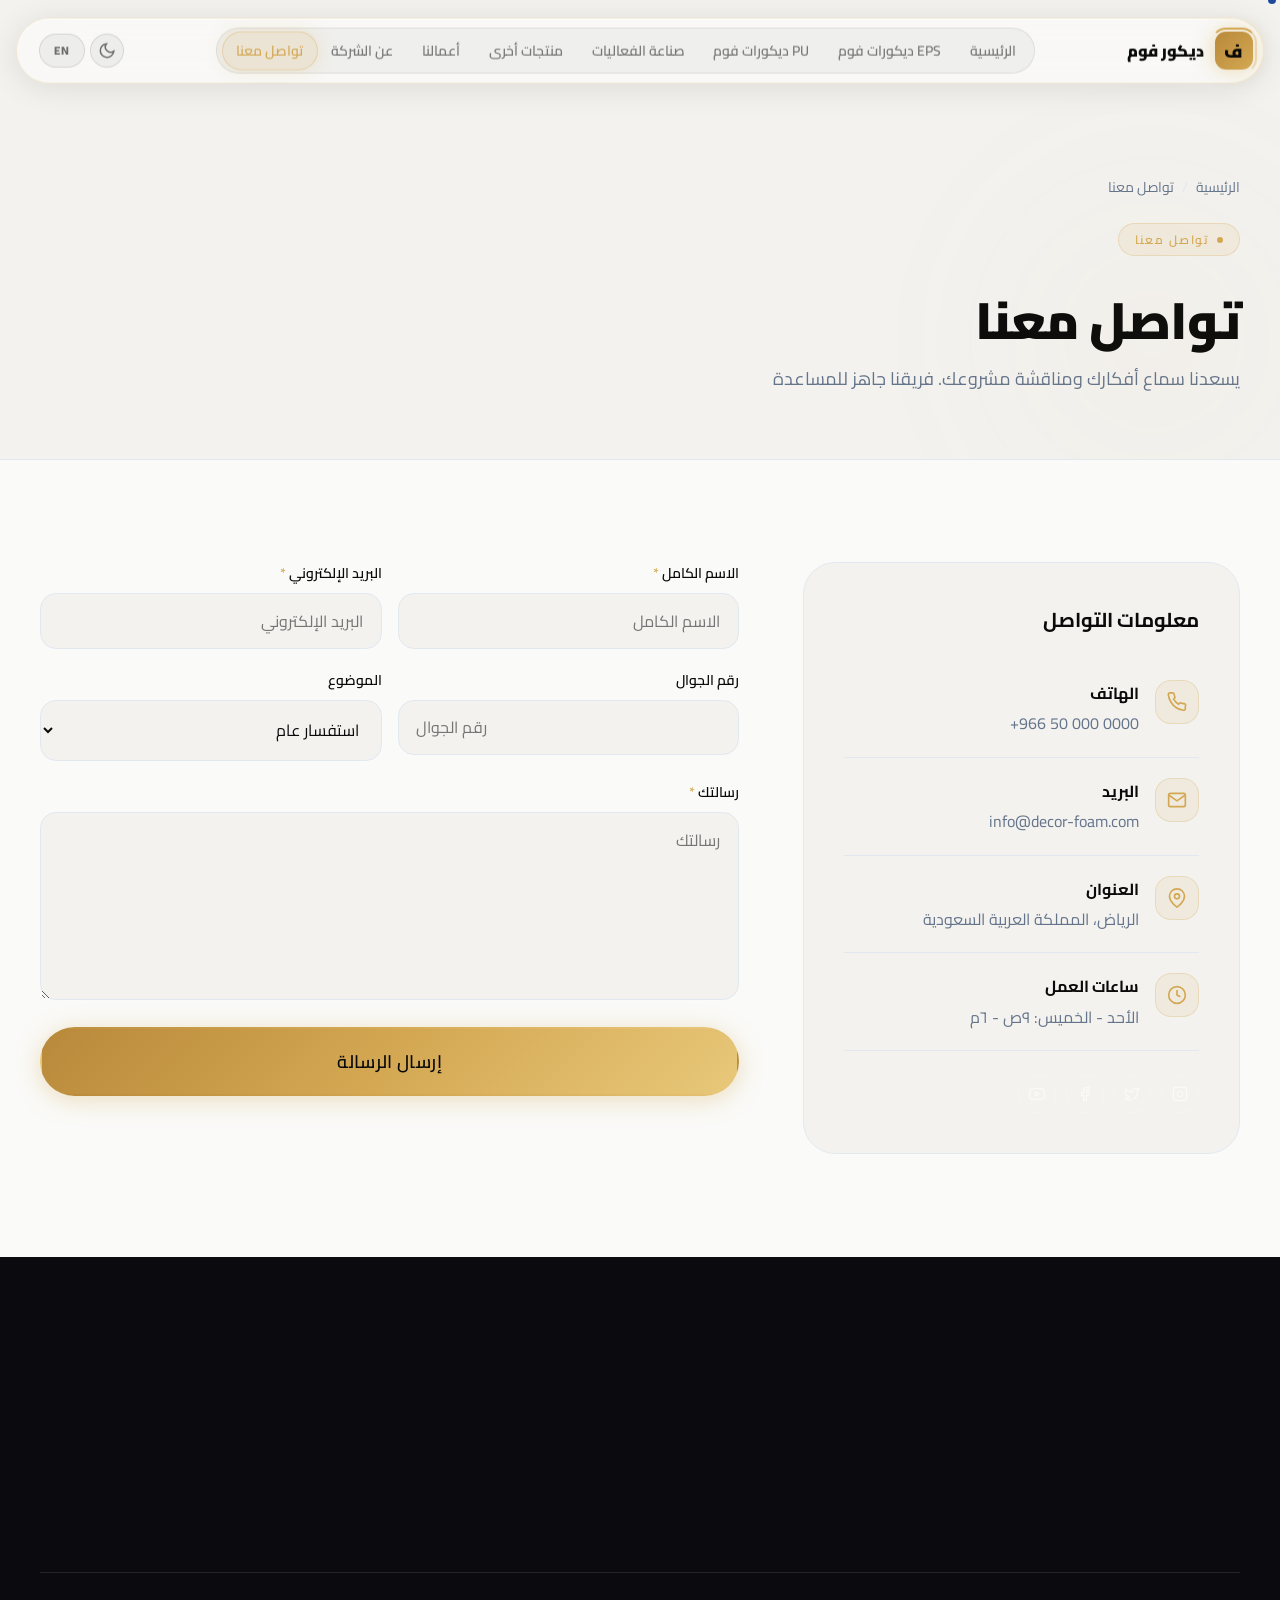
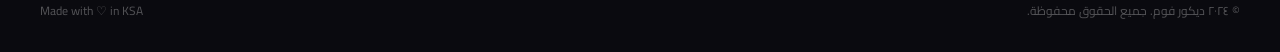
<file: html/contact.html>
<!DOCTYPE html>
<html lang="ar" dir="rtl">
<head>
  <meta charset="UTF-8">
  <meta name="viewport" content="width=device-width, initial-scale=1.0">
  <title>تواصل معنا | ديكور فوم</title>
  <script>
    (function() {
      var t = localStorage.getItem('theme') || (window.matchMedia('(prefers-color-scheme: dark)').matches ? 'dark' : 'light');
      if (t === 'dark') document.documentElement.classList.add('dark');
    })();
  </script>
  <link rel="stylesheet" href="../css/variables.css">
  <link rel="stylesheet" href="../css/base.css">
  <link rel="stylesheet" href="../css/animations.css">
  <link rel="stylesheet" href="../css/components.css">
  <link rel="stylesheet" href="../css/rtl.css">
</head>
<body>

<div id="scroll-progress"></div>
<div id="cursor-dot"></div>
<div id="cursor-ring"></div>

<header class="header"><div class="header-inner">
  <a href="index.html" class="logo">
    <div class="logo-mark">ف</div>
    <div class="logo-name">
      <span class="name-main" data-ar="ديكور فوم" data-en="Decor Foam">ديكور فوم</span>
    </div>
  </a>
  <nav class="nav-links"></nav>
  <div class="nav-actions">
    <button id="theme-toggle" class="theme-toggle"></button>
    <button id="lang-toggle" class="lang-toggle">EN</button>
    <button class="menu-toggle"><span></span><span></span><span></span></button>
  </div>
</div></header>
<nav class="mobile-nav"></nav>

<!-- PAGE HERO -->
<section class="page-hero">
  <div class="container">
    <div class="breadcrumb">
      <a href="index.html" data-i18n="breadcrumb_home">الرئيسية</a>
      <span class="breadcrumb-sep">/</span>
      <span data-i18n="nav_contact">تواصل معنا</span>
    </div>
    <span class="section-badge" data-i18n="nav_contact">تواصل معنا</span>
    <h1 class="section-title" style="margin:.75rem 0" data-i18n="contact_title">تواصل معنا</h1>
    <p class="section-desc" data-i18n="contact_desc">يسعدنا سماع أفكارك ومناقشة مشروعك. فريقنا جاهز للمساعدة</p>
  </div>
  <div class="orb orb-1"></div>
</section>

<!-- CONTACT GRID -->
<main class="section">
  <div class="container">
    <div class="contact-grid">

      <!-- Info Card -->
      <div class="contact-info-card reveal">
        <h3 style="font-size:var(--text-xl);font-weight:700;margin-bottom:1.5rem" data-ar="معلومات التواصل" data-en="Contact Information">معلومات التواصل</h3>

        <div class="contact-info-item">
          <div class="contact-info-icon">
            <svg width="20" height="20" viewBox="0 0 24 24" fill="none" stroke="currentColor" stroke-width="2"><path d="M22 16.92v3a2 2 0 0 1-2.18 2 19.79 19.79 0 0 1-8.63-3.07A19.5 19.5 0 0 1 4.69 12 19.79 19.79 0 0 1 1.61 3.41 2 2 0 0 1 3.6 1h3a2 2 0 0 1 2 1.72c.127.96.361 1.903.7 2.81a2 2 0 0 1-.45 2.11L7.91 8.6a16 16 0 0 0 6 6l.96-.96a2 2 0 0 1 2.11-.45c.907.339 1.85.573 2.81.7A2 2 0 0 1 22 16.92z"/></svg>
          </div>
          <div>
            <div style="font-weight:700;margin-bottom:.25rem" data-i18n="contact_phone">الهاتف</div>
            <a href="tel:+966500000000" style="color:var(--text-muted);direction:ltr;display:block">+966 50 000 0000</a>
          </div>
        </div>

        <div class="contact-info-item">
          <div class="contact-info-icon">
            <svg width="20" height="20" viewBox="0 0 24 24" fill="none" stroke="currentColor" stroke-width="2"><path d="M4 4h16c1.1 0 2 .9 2 2v12c0 1.1-.9 2-2 2H4c-1.1 0-2-.9-2-2V6c0-1.1.9-2 2-2z"/><polyline points="22,6 12,13 2,6"/></svg>
          </div>
          <div>
            <div style="font-weight:700;margin-bottom:.25rem" data-i18n="contact_email">البريد</div>
            <a href="mailto:info@decor-foam.com" style="color:var(--text-muted)">info@decor-foam.com</a>
          </div>
        </div>

        <div class="contact-info-item">
          <div class="contact-info-icon">
            <svg width="20" height="20" viewBox="0 0 24 24" fill="none" stroke="currentColor" stroke-width="2"><path d="M21 10c0 7-9 13-9 13s-9-6-9-13a9 9 0 0 1 18 0z"/><circle cx="12" cy="10" r="3"/></svg>
          </div>
          <div>
            <div style="font-weight:700;margin-bottom:.25rem" data-i18n="contact_address">العنوان</div>
            <span style="color:var(--text-muted)" data-ar="الرياض، المملكة العربية السعودية" data-en="Riyadh, Saudi Arabia">الرياض، المملكة العربية السعودية</span>
          </div>
        </div>

        <div class="contact-info-item">
          <div class="contact-info-icon">
            <svg width="20" height="20" viewBox="0 0 24 24" fill="none" stroke="currentColor" stroke-width="2"><circle cx="12" cy="12" r="10"/><polyline points="12 6 12 12 16 14"/></svg>
          </div>
          <div>
            <div style="font-weight:700;margin-bottom:.25rem" data-i18n="contact_hours">ساعات العمل</div>
            <span style="color:var(--text-muted)" data-i18n="hours_value">الأحد - الخميس: ٩ص - ٦م</span>
          </div>
        </div>

        <!-- Social -->
        <div style="margin-top:1.5rem;display:flex;gap:.6rem" id="contact-social"></div>
      </div>

      <!-- Form -->
      <div class="reveal">
        <form id="contact-form">
          <div class="form-row">
            <div class="form-group">
              <label class="form-label">
                <span data-i18n="form_name">الاسم الكامل</span>
                <span class="req">*</span>
              </label>
              <input type="text" class="form-input" name="name" required data-i18n-placeholder="form_name">
            </div>
            <div class="form-group">
              <label class="form-label">
                <span data-i18n="form_email">البريد الإلكتروني</span>
                <span class="req">*</span>
              </label>
              <input type="email" class="form-input" name="email" required data-i18n-placeholder="form_email">
            </div>
          </div>

          <div class="form-row">
            <div class="form-group">
              <label class="form-label" data-i18n="form_phone">رقم الجوال</label>
              <input type="tel" class="form-input" name="phone" data-i18n-placeholder="form_phone">
            </div>
            <div class="form-group">
              <label class="form-label" data-i18n="form_subject">الموضوع</label>
              <select class="form-select" name="subject">
                <option data-ar="استفسار عام" data-en="General Inquiry">استفسار عام</option>
                <option data-ar="طلب عرض سعر" data-en="Request Quote">طلب عرض سعر</option>
                <option data-ar="استفسار عن منتج" data-en="Product Inquiry">استفسار عن منتج</option>
                <option data-ar="خدمة ما بعد البيع" data-en="After-Sales Service">خدمة ما بعد البيع</option>
                <option data-ar="شراكة أعمال" data-en="Business Partnership">شراكة أعمال</option>
              </select>
            </div>
          </div>

          <div class="form-group">
            <label class="form-label">
              <span data-i18n="form_message">رسالتك</span>
              <span class="req">*</span>
            </label>
            <textarea class="form-textarea" name="message" rows="6" required
              data-i18n-placeholder="form_message"></textarea>
          </div>

          <button type="submit" class="btn btn-primary btn-lg" style="width:100%" data-i18n="form_send">
            إرسال الرسالة
          </button>
        </form>
      </div>
    </div>
  </div>
</main>

<footer class="footer" id="footer-render"></footer>

<script src="../js/data.js"></script>
<script src="../js/lang.js"></script>
<script src="../js/theme.js"></script>
<script src="../js/animations.js"></script>
<script src="../js/main.js"></script>
<script>
document.addEventListener('DOMContentLoaded', () => {
  /* Render social links */
  const social = document.getElementById('contact-social');
  if (social) {
    Object.entries(DATA.site.socials).forEach(([k, v]) => {
      social.innerHTML += `<a href="${v}" class="social-link" target="_blank" rel="noopener">${getSocialIcon(k)}</a>`;
    });
  }
});
</script>
</body>
</html>
</file>
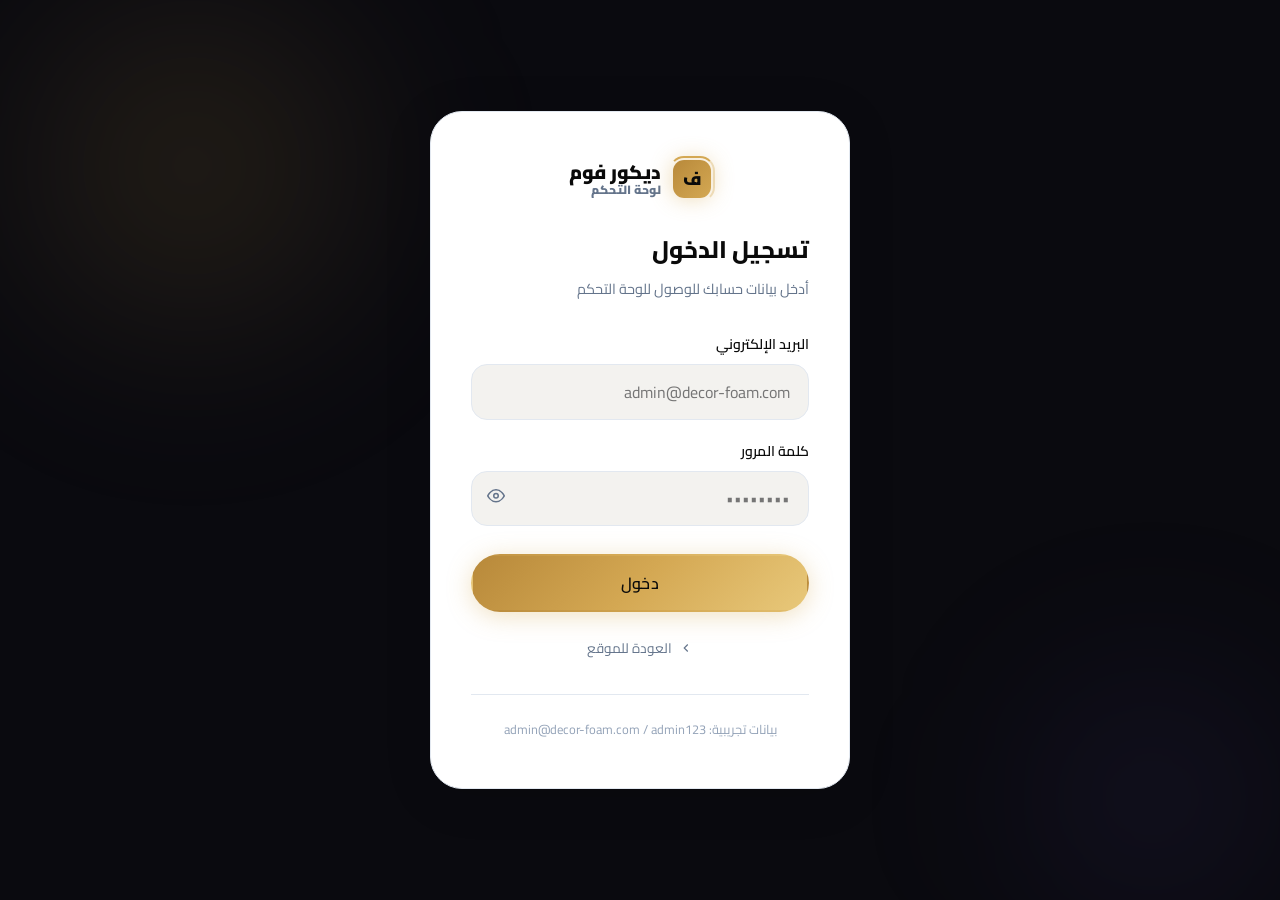
<file: html/admin/login.html>
<!DOCTYPE html>
<html lang="ar" dir="rtl">
<head>
  <meta charset="UTF-8">
  <meta name="viewport" content="width=device-width, initial-scale=1.0">
  <title>لوحة التحكم — دخول | ديكور فوم</title>
  <script>
    (function() {
      var t = localStorage.getItem('theme') || (window.matchMedia('(prefers-color-scheme: dark)').matches ? 'dark' : 'light');
      if (t === 'dark') document.documentElement.classList.add('dark');
    })();
  </script>
  <link rel="stylesheet" href="../../css/variables.css">
  <link rel="stylesheet" href="../../css/base.css">
  <link rel="stylesheet" href="../../css/animations.css">
  <link rel="stylesheet" href="../../css/components.css">
  <link rel="stylesheet" href="../../css/rtl.css">
  <style>
    body { background: var(--dark-layer); min-height: 100vh; display: flex; align-items: center; justify-content: center; }
    .login-card {
      width: 100%; max-width: 420px;
      background: var(--surface);
      border: 1px solid var(--border);
      border-radius: var(--radius-xl);
      padding: 3rem 2.5rem;
      box-shadow: var(--shadow-lg);
      animation: fade-in-up .8s var(--ease-out) both;
    }
    .login-card .logo { justify-content: center; margin-bottom: 2rem; }
    .login-orb { position: fixed; }
  </style>
</head>
<body>
<div class="orb orb-1 login-orb" style="top:-10%;left:-5%"></div>
<div class="orb orb-2 login-orb" style="bottom:-10%;right:-5%"></div>

<div class="login-card">
  <div class="logo" style="display:flex;align-items:center;gap:.75rem;margin-bottom:2rem">
    <div class="logo-mark">ف</div>
    <div class="logo-name">
      <span style="font-size:1.2rem;font-weight:900">ديكور فوم</span>
      <span style="display:block;font-size:.75rem;color:var(--text-muted)">لوحة التحكم</span>
    </div>
  </div>

  <h1 style="font-size:1.5rem;font-weight:800;margin-bottom:.5rem" data-i18n="admin_login">تسجيل الدخول</h1>
  <p style="color:var(--text-muted);font-size:.9rem;margin-bottom:2rem">أدخل بيانات حسابك للوصول للوحة التحكم</p>

  <form id="login-form">
    <div class="form-group">
      <label class="form-label" data-i18n="admin_email">البريد الإلكتروني</label>
      <input type="email" class="form-input" id="login-email"
        placeholder="admin@decor-foam.com" required autocomplete="email">
    </div>
    <div class="form-group">
      <label class="form-label" data-i18n="admin_password">كلمة المرور</label>
      <div style="position:relative">
        <input type="password" class="form-input" id="login-password"
          placeholder="••••••••" required autocomplete="current-password" style="padding-inline-end:3rem">
        <button type="button" id="pw-toggle" style="
          position:absolute;inset-inline-end:.75rem;top:50%;transform:translateY(-50%);
          color:var(--text-muted);padding:.25rem;
        " onclick="togglePw()">
          <svg id="pw-icon" width="18" height="18" viewBox="0 0 24 24" fill="none" stroke="currentColor" stroke-width="2"><path d="M1 12s4-8 11-8 11 8 11 8-4 8-11 8-11-8-11-8z"/><circle cx="12" cy="12" r="3"/></svg>
        </button>
      </div>
    </div>

    <div id="login-error" style="display:none;color:#ef4444;font-size:.85rem;margin-bottom:1rem;padding:.75rem;background:rgba(239,68,68,.1);border-radius:var(--radius-sm)"></div>

    <button type="submit" class="btn btn-primary" style="width:100%;margin-top:.5rem" data-i18n="admin_btn">دخول</button>
  </form>

  <div style="text-align:center;margin-top:1.5rem">
    <a href="../index.html" style="font-size:.85rem;color:var(--text-muted);display:inline-flex;align-items:center;gap:.4rem">
      <svg width="14" height="14" viewBox="0 0 24 24" fill="none" stroke="currentColor" stroke-width="2"><path d="m15 18-6-6 6-6"/></svg>
      <span data-ar="العودة للموقع" data-en="Back to Website">العودة للموقع</span>
    </a>
  </div>

  <div style="margin-top:2rem;padding-top:1.5rem;border-top:1px solid var(--border);font-size:.8rem;color:var(--text-light);text-align:center">
    <span data-ar="بيانات تجريبية: admin@decor-foam.com / admin123" data-en="Demo: admin@decor-foam.com / admin123">
      بيانات تجريبية: admin@decor-foam.com / admin123
    </span>
  </div>
</div>

<script src="../../js/data.js"></script>
<script src="../../js/lang.js"></script>
<script src="../../js/theme.js"></script>
<script src="../../js/animations.js"></script>
<script>
  document.addEventListener('DOMContentLoaded', () => {
    initTheme();
    initLang();
    initRipple();

    /* redirect if already logged in */
    if (localStorage.getItem('admin_auth') === 'true') {
      location.href = 'dashboard.html';
    }
  });

  function togglePw() {
    const inp  = document.getElementById('login-password');
    const icon = document.getElementById('pw-icon');
    if (inp.type === 'password') {
      inp.type = 'text';
      icon.innerHTML = `<path d="M17.94 17.94A10.07 10.07 0 0 1 12 20c-7 0-11-8-11-8a18.45 18.45 0 0 1 5.06-5.94M9.9 4.24A9.12 9.12 0 0 1 12 4c7 0 11 8 11 8a18.5 18.5 0 0 1-2.16 3.19m-6.72-1.07a3 3 0 1 1-4.24-4.24"/><line x1="1" y1="1" x2="23" y2="23"/>`;
    } else {
      inp.type = 'password';
      icon.innerHTML = `<path d="M1 12s4-8 11-8 11 8 11 8-4 8-11 8-11-8-11-8z"/><circle cx="12" cy="12" r="3"/>`;
    }
  }

  document.getElementById('login-form').addEventListener('submit', (e) => {
    e.preventDefault();
    const email = document.getElementById('login-email').value.trim();
    const pass  = document.getElementById('login-password').value;
    const err   = document.getElementById('login-error');

    if (email === 'admin@decor-foam.com' && pass === 'admin123') {
      localStorage.setItem('admin_auth', 'true');
      localStorage.setItem('admin_name', 'مدير النظام');
      location.href = 'dashboard.html';
    } else {
      err.textContent = window.LANG === 'ar' ? 'البريد الإلكتروني أو كلمة المرور غير صحيحة.' : 'Invalid email or password.';
      err.style.display = 'block';
    }
  });
</script>
</body>
</html>
</file>
<file: css/variables.css>
/* ─── DESIGN TOKENS ────────────────────────────────────────── */

:root {
  /* Backgrounds */
  --bg:            #fafaf8;
  --surface:       #ffffff;
  --surface-2:     #f3f2ef;
  --surface-3:     #eaeae5;

  /* Text */
  --text:          #0a0a0a;
  --text-muted:    #64748b;
  --text-light:    #94a3b8;

  /* Accent — Gold */
  --accent:        #d4a853;
  --accent-light:  #e8c87a;
  --accent-dark:   #b8893a;
  --accent-rgb:    212, 168, 83;

  /* Dark layer used on overlays */
  --dark-layer:    #0a0a0f;

  /* Nav */
  --nav-bg:        rgba(250,250,248,0.88);
  --nav-height:    80px;
  --nav-height-sm: 60px;

  /* Borders */
  --border:        #e2e8f0;
  --border-subtle: #f1f5f9;

  /* Shadows */
  --shadow-sm:     0 2px 8px  rgba(0,0,0,0.06);
  --shadow-md:     0 4px 24px rgba(0,0,0,0.10);
  --shadow-lg:     0 8px 48px rgba(0,0,0,0.14);
  --shadow-glow:   0 0 60px rgba(212,168,83,0.35);
  --card-shadow:   0 4px 24px rgba(0,0,0,0.08);
  --card-hover-shadow: 0 24px 80px rgba(212,168,83,0.22);

  /* Radii */
  --radius-sm:  0.5rem;
  --radius:     1rem;
  --radius-lg:  1.5rem;
  --radius-xl:  2rem;
  --radius-full: 9999px;

  /* Transitions */
  --ease-out:   cubic-bezier(0.22, 1, 0.36, 1);
  --ease-in:    cubic-bezier(0.64, 0, 0.78, 0);
  --ease-spring:cubic-bezier(0.34, 1.56, 0.64, 1);
  --transition: all 0.45s cubic-bezier(0.22, 1, 0.36, 1);

  /* Typography scale */
  --text-xs:   0.75rem;
  --text-sm:   0.875rem;
  --text-base: 1rem;
  --text-lg:   1.125rem;
  --text-xl:   1.25rem;
  --text-2xl:  1.5rem;
  --text-3xl:  2rem;
  --text-4xl:  2.75rem;
  --text-5xl:  3.75rem;
  --text-6xl:  5rem;
  --text-7xl:  7rem;

  /* Spacing */
  --section-py: clamp(5rem, 8vw, 9rem);
  --container:  90rem;
  --gutter:     clamp(1.25rem, 4vw, 2.5rem);
}

/* ─── DARK MODE ────────────────────────────────────────────── */
html.dark {
  --bg:           #080810;
  --surface:      #0f0f1c;
  --surface-2:    #14142a;
  --surface-3:    #1a1a35;

  --text:         #f0f0f0;
  --text-muted:   #94a3b8;
  --text-light:   #64748b;

  --nav-bg:       rgba(8,8,16,0.92);
  --border:       #1e1e38;
  --border-subtle:#161630;

  --shadow-sm:    0 2px 8px  rgba(0,0,0,0.4);
  --shadow-md:    0 4px 24px rgba(0,0,0,0.5);
  --shadow-lg:    0 8px 48px rgba(0,0,0,0.6);
  --shadow-glow:  0 0 80px rgba(212,168,83,0.45);
  --card-shadow:  0 4px 24px rgba(0,0,0,0.45);
  --card-hover-shadow: 0 24px 80px rgba(212,168,83,0.32);
}
</file>
<file: css/base.css>
/* ─── BASE & TYPOGRAPHY ────────────────────────────────────── */

@import url('https://fonts.googleapis.com/css2?family=Cairo:wght@300;400;500;600;700;900&family=Inter:wght@300;400;500;600;700;900&display=swap');

*, *::before, *::after { box-sizing: border-box; margin: 0; padding: 0; }

html {
  scroll-behavior: smooth;
  font-size: 16px;
  -webkit-text-size-adjust: 100%;
}

html[lang="ar"], html[dir="rtl"] { font-family: 'Cairo', 'Segoe UI', sans-serif; }
html[lang="en"], html[dir="ltr"] { font-family: 'Inter', 'Segoe UI', sans-serif; }

body {
  background-color: var(--bg);
  color: var(--text);
  line-height: 1.65;
  overflow-x: hidden;
  transition: background-color 0.4s var(--ease-out), color 0.4s var(--ease-out);
}

img, video { max-width: 100%; display: block; }
a { color: inherit; text-decoration: none; }
button { cursor: pointer; border: none; background: none; font: inherit; }
ul, ol { list-style: none; }
input, textarea, select { font: inherit; }

/* ─── SCROLL BAR ───────────────────────────────────────────── */
::-webkit-scrollbar { width: 5px; height: 5px; }
::-webkit-scrollbar-track { background: transparent; }
::-webkit-scrollbar-thumb {
  background: linear-gradient(
    180deg,
    rgba(var(--accent-rgb), 0.9) 0%,
    rgba(var(--accent-rgb), 0.35) 60%,
    transparent 100%
  );
  border-radius: 99px;
}
::-webkit-scrollbar-thumb:hover {
  background: linear-gradient(180deg, var(--accent), rgba(var(--accent-rgb), 0.55));
}
::-webkit-scrollbar-corner { background: transparent; }
/* Firefox */
* { scrollbar-width: thin; scrollbar-color: rgba(var(--accent-rgb), 0.4) transparent; }

/* ─── SELECTION ────────────────────────────────────────────── */
::selection { background: rgba(var(--accent-rgb), 0.3); color: var(--text); }

/* ─── CONTAINER ────────────────────────────────────────────── */
.container {
  width: 100%;
  max-width: var(--container);
  margin-inline: auto;
  padding-inline: var(--gutter);
}

/* ─── SECTION PADDING ──────────────────────────────────────── */
.section { padding-block: var(--section-py); }

/* ─── SECTION HEADER ───────────────────────────────────────── */
.section-badge {
  display: inline-flex;
  align-items: center;
  gap: 0.5rem;
  font-size: var(--text-xs);
  font-weight: 600;
  letter-spacing: 0.12em;
  text-transform: uppercase;
  color: var(--accent);
  background: rgba(var(--accent-rgb), 0.1);
  border: 1px solid rgba(var(--accent-rgb), 0.25);
  padding: 0.35rem 1rem;
  border-radius: var(--radius-full);
  margin-bottom: 1.25rem;
}

.section-badge::before {
  content: '';
  width: 6px; height: 6px;
  border-radius: 50%;
  background: var(--accent);
  animation: pulse-dot 2s ease-in-out infinite;
}

.section-title {
  font-size: clamp(2rem, 4vw, 3.5rem);
  font-weight: 900;
  line-height: 1.15;
  color: var(--text);
  letter-spacing: -0.02em;
}

.section-title .highlight {
  color: var(--accent);
  position: relative;
  display: inline-block;
}

.section-title .highlight::after {
  content: '';
  position: absolute;
  bottom: 4px; left: 0; right: 0;
  height: 3px;
  background: var(--accent);
  border-radius: 2px;
  transform: scaleX(0);
  transform-origin: right;
  transition: transform 0.8s var(--ease-out);
}

.section-title .highlight.animated::after { transform: scaleX(1); transform-origin: left; }

.section-desc {
  color: var(--text-muted);
  font-size: var(--text-lg);
  max-width: 50ch;
  line-height: 1.7;
  margin-top: 0.75rem;
}

/* ─── UTILITY CLASSES ──────────────────────────────────────── */
.text-accent  { color: var(--accent); }
.text-muted   { color: var(--text-muted); }
.text-center  { text-align: center; }
.font-bold    { font-weight: 700; }
.font-black   { font-weight: 900; }

.flex         { display: flex; }
.flex-center  { display: flex; align-items: center; justify-content: center; }
.flex-between { display: flex; align-items: center; justify-content: space-between; }
.gap-1        { gap: 0.5rem; }
.gap-2        { gap: 1rem; }
.gap-3        { gap: 1.5rem; }
.gap-4        { gap: 2rem; }

.sr-only {
  position: absolute; width: 1px; height: 1px;
  padding: 0; margin: -1px; overflow: hidden;
  clip: rect(0,0,0,0); white-space: nowrap; border-width: 0;
}

/* ─── REVEAL ANIMATIONS (JS-driven) ────────────────────────── */
.reveal { opacity: 0; transform: translateY(50px); transition: opacity 0.9s var(--ease-out), transform 0.9s var(--ease-out); }
.reveal.from-left  { transform: translateX(-60px); }
.reveal.from-right { transform: translateX(60px); }
.reveal.from-scale { transform: scale(0.85); }
.reveal.visible    { opacity: 1; transform: none; }

.stagger-children > * {
  opacity: 0; transform: translateY(40px);
  transition: opacity 0.7s var(--ease-out), transform 0.7s var(--ease-out);
}
.stagger-children.visible > *       { opacity: 1; transform: none; }
.stagger-children.visible > *:nth-child(1) { transition-delay: 0.05s; }
.stagger-children.visible > *:nth-child(2) { transition-delay: 0.12s; }
.stagger-children.visible > *:nth-child(3) { transition-delay: 0.19s; }
.stagger-children.visible > *:nth-child(4) { transition-delay: 0.26s; }
.stagger-children.visible > *:nth-child(5) { transition-delay: 0.33s; }
.stagger-children.visible > *:nth-child(6) { transition-delay: 0.40s; }
.stagger-children.visible > *:nth-child(n+7) { transition-delay: 0.47s; }

/* ─── SPLIT CHAR ANIMATION ─────────────────────────────────── */
.split-chars .char {
  display: inline-block;
  opacity: 0; transform: translateY(100%);
  transition: opacity 0.6s var(--ease-out), transform 0.6s var(--ease-out);
}
.split-chars.visible .char { opacity: 1; transform: translateY(0); }

/* ─── LENIS SMOOTH SCROLL ───────────────────────────────────── */
html.lenis { height: auto; }
.lenis.lenis-smooth { scroll-behavior: auto; }
</file>
<file: css/animations.css>
/* ─── KEYFRAMES ────────────────────────────────────────────── */

@keyframes pulse-dot {
  0%, 100% { opacity: 1; transform: scale(1); }
  50%       { opacity: 0.5; transform: scale(1.5); }
}

@keyframes float {
  0%, 100% { transform: translateY(0) rotate(0deg); }
  33%       { transform: translateY(-18px) rotate(3deg); }
  66%       { transform: translateY(-8px) rotate(-2deg); }
}

@keyframes float-slow {
  0%, 100% { transform: translateY(0) scale(1); }
  50%       { transform: translateY(-28px) scale(1.04); }
}

@keyframes orb-drift {
  0%   { transform: translate(0, 0) scale(1); }
  25%  { transform: translate(40px, -60px) scale(1.1); }
  50%  { transform: translate(-30px, -100px) scale(0.95); }
  75%  { transform: translate(-60px, -40px) scale(1.08); }
  100% { transform: translate(0, 0) scale(1); }
}

@keyframes orb-drift-2 {
  0%   { transform: translate(0, 0) scale(1); }
  30%  { transform: translate(-50px, 40px) scale(1.12); }
  60%  { transform: translate(60px, 80px) scale(0.9); }
  100% { transform: translate(0, 0) scale(1); }
}

@keyframes gradient-bg {
  0%   { background-position: 0% 50%; }
  50%  { background-position: 100% 50%; }
  100% { background-position: 0% 50%; }
}

@keyframes shimmer {
  0%   { background-position: -200% center; }
  100% { background-position: 200% center; }
}

@keyframes glow-pulse {
  0%, 100% { box-shadow: 0 0 20px rgba(var(--accent-rgb), 0.3); }
  50%       { box-shadow: 0 0 60px rgba(var(--accent-rgb), 0.7), 0 0 120px rgba(var(--accent-rgb), 0.2); }
}

@keyframes rotate-slow {
  from { transform: rotate(0deg); }
  to   { transform: rotate(360deg); }
}

@keyframes scroll-line {
  0%   { height: 0; opacity: 1; top: 0; }
  80%  { height: 2.5rem; opacity: 1; }
  100% { height: 2.5rem; opacity: 0; top: 100%; }
}

@keyframes marquee-rtl {
  from { transform: translateX(0); }
  to   { transform: translateX(-50%); }
}

@keyframes marquee-ltr {
  from { transform: translateX(-50%); }
  to   { transform: translateX(0); }
}

@keyframes progress-bar {
  from { transform: scaleX(0); }
}

@keyframes fade-in-up {
  from { opacity: 0; transform: translateY(30px); }
  to   { opacity: 1; transform: translateY(0); }
}

@keyframes ripple {
  to { transform: scale(4); opacity: 0; }
}

@keyframes blink {
  0%, 100% { opacity: 1; }
  50%       { opacity: 0; }
}

@keyframes ticker {
  0%   { transform: translateY(0); }
  33%  { transform: translateY(-33.333%); }
  66%  { transform: translateY(-66.666%); }
  100% { transform: translateY(-100%); }
}

/* ─── SCROLL PROGRESS (top of page) ───────────────────────── */
#scroll-progress {
  position: fixed;
  top: 0; left: 0; right: 0;
  height: 4px;
  background: linear-gradient(90deg,
    var(--accent-dark) 0%,
    var(--accent)      40%,
    #f0d080            70%,
    var(--accent)      100%);
  background-size: 200% 100%;
  z-index: 9999;
  transform-origin: left;
  transform: scaleX(0);
  box-shadow: 0 0 12px rgba(var(--accent-rgb), 0.7), 0 0 30px rgba(var(--accent-rgb), 0.3);
  animation: progress-shimmer 2.5s linear infinite;
}
html[dir="rtl"] #scroll-progress {
  left: 0; right: 0;
  transform-origin: right;
}
@keyframes progress-shimmer {
  0%   { background-position: 200% 0; }
  100% { background-position:  -200% 0; }
}

/* ─── CUSTOM CURSOR ────────────────────────────────────────── */
#cursor-dot {
  position: fixed;
  width: 8px; height: 8px;
  border-radius: 50%;
  background: var(--accent);
  pointer-events: none;
  z-index: 99999;
  transform: translate(-50%, -50%);
  transition: transform 0.1s, opacity 0.3s, width 0.3s, height 0.3s;
  mix-blend-mode: difference;
}

#cursor-ring {
  position: fixed;
  width: 36px; height: 36px;
  border-radius: 50%;
  border: 1.5px solid rgba(var(--accent-rgb), 0.7);
  pointer-events: none;
  z-index: 99998;
  transform: translate(-50%, -50%);
  transition: transform 0.2s var(--ease-out), width 0.4s var(--ease-out), height 0.4s var(--ease-out), opacity 0.3s;
}

body.cursor-hover #cursor-dot  { width: 16px; height: 16px; opacity: 0.8; }
body.cursor-hover #cursor-ring { width: 60px; height: 60px; opacity: 0.5; }
@media (pointer: coarse) { #cursor-dot, #cursor-ring { display: none; } }

/* ─── GRADIENT TEXT ────────────────────────────────────────── */
.gradient-text {
  background: linear-gradient(135deg, var(--accent-light), var(--accent), var(--accent-dark));
  -webkit-background-clip: text;
  -webkit-text-fill-color: transparent;
  background-clip: text;
}

/* ─── SHIMMER TEXT ─────────────────────────────────────────── */
.shimmer-text {
  background: linear-gradient(90deg,
    var(--text) 0%,
    var(--accent-light) 40%,
    var(--text) 60%,
    var(--accent) 80%,
    var(--text) 100%
  );
  background-size: 200%;
  -webkit-background-clip: text;
  -webkit-text-fill-color: transparent;
  background-clip: text;
  animation: shimmer 4s linear infinite;
}

/* ─── ORB BACKGROUNDS ──────────────────────────────────────── */
.orb {
  position: absolute;
  border-radius: 50%;
  filter: blur(80px);
  pointer-events: none;
}

.orb-1 {
  width: clamp(300px, 40vw, 600px);
  height: clamp(300px, 40vw, 600px);
  background: radial-gradient(circle, rgba(var(--accent-rgb), 0.15), transparent 70%);
  animation: orb-drift 18s ease-in-out infinite;
}

.orb-2 {
  width: clamp(200px, 30vw, 500px);
  height: clamp(200px, 30vw, 500px);
  background: radial-gradient(circle, rgba(100, 80, 200, 0.12), transparent 70%);
  animation: orb-drift-2 22s ease-in-out infinite;
}

.orb-3 {
  width: clamp(150px, 20vw, 350px);
  height: clamp(150px, 20vw, 350px);
  background: radial-gradient(circle, rgba(var(--accent-rgb), 0.08), transparent 70%);
  animation: orb-drift 28s ease-in-out infinite reverse;
}

/* ─── MAGNETIC BUTTON WRAPPER ──────────────────────────────── */
.magnetic-wrap { display: inline-block; }

/* ─── GRID LINE BG ─────────────────────────────────────────── */
.grid-bg {
  background-image:
    linear-gradient(rgba(var(--accent-rgb), 0.04) 1px, transparent 1px),
    linear-gradient(90deg, rgba(var(--accent-rgb), 0.04) 1px, transparent 1px);
  background-size: 60px 60px;
}

/* ─── NOISE OVERLAY ────────────────────────────────────────── */
.noise::after {
  content: '';
  position: absolute; inset: 0;
  background-image: url("data:image/svg+xml,%3Csvg viewBox='0 0 256 256' xmlns='http://www.w3.org/2000/svg'%3E%3Cfilter id='noise'%3E%3CfeTurbulence type='fractalNoise' baseFrequency='0.65' numOctaves='3' stitchTiles='stitch'/%3E%3C/filter%3E%3Crect width='100%25' height='100%25' filter='url(%23noise)' opacity='0.04'/%3E%3C/svg%3E");
  pointer-events: none; z-index: 1;
}

/* ─── MARQUEE TRACK ─────────────────────────────────────────── */
.marquee-track {
  display: flex;
  width: max-content;
  animation: marquee-rtl 30s linear infinite;
}

html[dir="ltr"] .marquee-track { animation-name: marquee-ltr; }

.marquee-track:hover { animation-play-state: paused; }

/* ─── LOADING SKELETON ─────────────────────────────────────── */
.skeleton {
  background: linear-gradient(90deg, var(--surface-2) 25%, var(--surface-3) 50%, var(--surface-2) 75%);
  background-size: 200%;
  animation: shimmer 1.5s linear infinite;
  border-radius: var(--radius-sm);
}
</file>
<file: css/components.css>
/* ─── BUTTONS ───────────────────────────────────────────────── */

.btn {
  display: inline-flex; align-items: center; justify-content: center;
  gap: 0.6rem;
  padding: 0.85rem 2.2rem;
  border-radius: var(--radius-full);
  font-size: var(--text-base);
  font-weight: 600;
  letter-spacing: 0.02em;
  cursor: pointer;
  position: relative;
  overflow: hidden;
  transition: var(--transition);
  border: 2px solid transparent;
  white-space: nowrap;
}

.btn::after {
  content: '';
  position: absolute;
  inset: 0;
  background: rgba(255,255,255,0.1);
  border-radius: inherit;
  opacity: 0;
  transition: opacity 0.3s;
}
.btn:hover::after { opacity: 1; }

/* Ripple effect on click */
.btn .ripple-circle {
  position: absolute;
  border-radius: 50%;
  background: rgba(255,255,255,0.3);
  transform: scale(0);
  animation: ripple 0.6s linear;
  pointer-events: none;
}

.btn-primary {
  background: linear-gradient(135deg, var(--accent-dark), var(--accent), var(--accent-light));
  color: #0a0a0a;
  box-shadow: 0 4px 24px rgba(var(--accent-rgb), 0.35);
}
.btn-primary:hover {
  box-shadow: 0 8px 40px rgba(var(--accent-rgb), 0.6);
  transform: translateY(-2px) scale(1.02);
}

.btn-outline {
  background: transparent;
  color: var(--text);
  border-color: var(--border);
  backdrop-filter: blur(8px);
}
.btn-outline:hover {
  border-color: var(--accent);
  color: var(--accent);
  background: rgba(var(--accent-rgb), 0.06);
  transform: translateY(-2px);
}

.btn-ghost {
  background: rgba(var(--accent-rgb), 0.08);
  color: var(--accent);
  border-color: rgba(var(--accent-rgb), 0.25);
}
.btn-ghost:hover {
  background: rgba(var(--accent-rgb), 0.16);
  box-shadow: 0 0 30px rgba(var(--accent-rgb), 0.25);
}

.btn-dark {
  background: var(--text);
  color: var(--bg);
}
.btn-dark:hover { transform: translateY(-2px); box-shadow: var(--shadow-lg); }

.btn-sm { padding: 0.6rem 1.4rem; font-size: var(--text-sm); }
.btn-lg { padding: 1.1rem 3rem;   font-size: var(--text-lg); }
.btn-icon { padding: 0.85rem; border-radius: var(--radius); }

/* ─── CREATIVE FLOATING PILL HEADER ─────────────────────────── */

.header {
  position: fixed;
  top: 0;
  left: 50%;
  /* --nx and --nt always in px, set by JS; fallback keeps it centered */
  transform: translateX(var(--nx, -50%)) translateY(var(--nt, 1.1rem));
  width: min(calc(100% - 2rem), 1320px);
  max-width: min(calc(100% - 2rem), 1320px);
  z-index: 1000;
  pointer-events: none;
  transition: transform 0.65s var(--ease-spring);
}

/* ── Side dock state — vertical floating pill ───────────────── */
.header.nav-docked {
  width: auto;
  max-width: none;
  /* transform X+Y fully JS-driven; no left/right changes needed */
}

/* Vertical stack layout */
.header.nav-docked .header-inner {
  flex-direction: column;
  padding: 1rem 0.6rem;
  gap: 0.85rem;
  width: 58px;
  height: auto;
}

/* Hide nav links, blob, logo text, lang toggle */
.header.nav-docked .nav-links,
.header.nav-docked .nav-blob,
.header.nav-docked .lang-toggle,
.header.nav-docked .logo-name {
  display: none !important;
}

/* Show hamburger */
.header.nav-docked .menu-toggle {
  display: flex !important;
  width: 36px; height: 36px;
}

/* Stack .nav-actions vertically with separator */
.header.nav-docked .nav-actions {
  flex-direction: column;
  align-items: center;
  gap: 0.65rem;
  padding-top: 0.5rem;
  border-top: 1px solid rgba(var(--accent-rgb), 0.18);
  width: 100%;
}

/* legacy nav-hidden — kept for fallback, not used anymore */
.header.nav-hidden {
  transform: translateX(-50%) translateY(calc(-100% - 2.5rem));
  pointer-events: none !important;
}

.header-inner {
  pointer-events: all;
  display: flex; align-items: center; justify-content: space-between;
  gap: 1rem;
  background: rgba(6, 6, 14, 0.72);
  backdrop-filter: blur(28px) saturate(180%);
  -webkit-backdrop-filter: blur(28px) saturate(180%);
  border: 1px solid rgba(var(--accent-rgb), 0.18);
  border-radius: 999px;
  padding: 0.55rem 0.65rem 0.55rem 1.4rem;
  box-shadow:
    inset 0 1px 0 rgba(255,255,255,0.06),
    0 4px 32px rgba(0,0,0,0.45);
  transition: border-color 0.5s, box-shadow 0.5s, background 0.5s;
  animation: pill-breathe 4s ease-in-out infinite alternate;
}
@keyframes pill-breathe {
  from { box-shadow: inset 0 1px 0 rgba(255,255,255,0.06), 0 4px 32px rgba(0,0,0,0.45), 0 0 20px rgba(var(--accent-rgb),0.06); }
  to   { box-shadow: inset 0 1px 0 rgba(255,255,255,0.07), 0 6px 48px rgba(0,0,0,0.50), 0 0 48px rgba(var(--accent-rgb),0.14); }
}

html:not(.dark) .header-inner {
  background: rgba(250, 250, 248, 0.86);
  border-color: rgba(var(--accent-rgb), 0.22);
  box-shadow:
    inset 0 1px 0 rgba(255,255,255,0.7),
    0 4px 32px rgba(0,0,0,0.1),
    0 0 0 0 rgba(var(--accent-rgb),0);
}

.header.scrolled .header-inner {
  border-color: rgba(var(--accent-rgb), 0.38);
  box-shadow:
    inset 0 1px 0 rgba(255,255,255,0.08),
    0 8px 48px rgba(0,0,0,0.55),
    0 0 80px rgba(var(--accent-rgb), 0.12);
}

html:not(.dark) .header.scrolled .header-inner {
  border-color: rgba(var(--accent-rgb), 0.35);
  box-shadow:
    inset 0 1px 0 rgba(255,255,255,0.8),
    0 8px 48px rgba(0,0,0,0.12),
    0 0 60px rgba(var(--accent-rgb), 0.1);
}

/* Logo */
.logo {
  display: flex; align-items: center; gap: 0.65rem;
  font-weight: 900;
  color: #fff;
  flex-shrink: 0;
}
html:not(.dark) .logo { color: #0a0a0a; }

.logo-mark {
  width: 38px; height: 38px;
  background: linear-gradient(135deg, var(--accent-dark), var(--accent));
  border-radius: 11px;
  display: flex; align-items: center; justify-content: center;
  font-size: 1.1rem; color: #0a0a0a; font-weight: 900;
  transition: transform 0.45s var(--ease-spring), box-shadow 0.45s;
  box-shadow: 0 0 22px rgba(var(--accent-rgb), 0.45);
  flex-shrink: 0;
  position: relative;
}
/* Spinning arc — simple border approach, works in all modes */
.logo-mark::before {
  content: '';
  position: absolute; inset: -4px;
  border-radius: 15px;
  border: 2px solid transparent;
  border-top-color: var(--accent);
  border-right-color: rgba(var(--accent-rgb), 0.35);
  animation: logo-ring 2.5s linear infinite;
  pointer-events: none;
}
@keyframes logo-ring { to { transform: rotate(360deg); } }

.logo:hover .logo-mark {
  transform: rotate(-10deg) scale(1.14);
  box-shadow: 0 0 44px rgba(var(--accent-rgb), 0.7);
}
.logo:hover .logo-mark::before { animation-duration: 0.7s; }

.logo-name { line-height: 1.15; }
.logo-name .name-main {
  display: block; font-size: var(--text-base); line-height: 1;
  color: inherit;
}
.logo-name .name-sub {
  display: block; font-size: 0.68rem; font-weight: 500;
  color: rgba(var(--accent-rgb), 0.85);
  letter-spacing: 0.05em;
}

/* Nav links — inner pill container */
.nav-links {
  display: flex; align-items: center;
  background: rgba(255,255,255,0.05);
  border: 1px solid rgba(255,255,255,0.08);
  border-radius: 999px;
  padding: 0.25rem;
  gap: 0;
  position: relative; /* blob positioning anchor */
}
html:not(.dark) .nav-links {
  background: rgba(0,0,0,0.04);
  border-color: rgba(0,0,0,0.08);
}

/* ── Magnetic sliding blob ── */
.nav-blob {
  position: absolute;
  top: 50%; height: calc(100% - 6px);
  transform: translateY(-50%);
  background: rgba(var(--accent-rgb), 0.16);
  border: 1px solid rgba(var(--accent-rgb), 0.32);
  border-radius: 999px;
  pointer-events: none;
  opacity: 0;
  box-shadow: 0 0 18px rgba(var(--accent-rgb), 0.22);
  z-index: 0;
  /* spring transition on position + size */
  transition:
    left   0.45s cubic-bezier(0.34, 1.56, 0.64, 1),
    width  0.45s cubic-bezier(0.34, 1.56, 0.64, 1),
    opacity 0.3s;
}

.nav-link {
  position: relative; z-index: 1;
  padding: 0.42rem 0.9rem;
  font-size: var(--text-sm);
  font-weight: 600;
  color: rgba(255,255,255,0.55);
  border-radius: 999px;
  transition: color 0.3s;
  white-space: nowrap;
}
html:not(.dark) .nav-link { color: rgba(0,0,0,0.5); }

/* kill old underline */
.nav-link::after { display: none; }

.nav-link:hover { color: rgba(255,255,255,0.92); }
html:not(.dark) .nav-link:hover { color: rgba(0,0,0,0.88); }

.nav-link.active {
  color: var(--accent) !important;
  background: transparent;
}

/* Nav actions */
.nav-actions { display: flex; align-items: center; gap: 0.35rem; flex-shrink: 0; }

.theme-toggle {
  width: 34px; height: 34px;
  border-radius: 50%;
  display: flex; align-items: center; justify-content: center;
  color: rgba(255,255,255,0.65);
  background: rgba(255,255,255,0.07);
  border: 1px solid rgba(255,255,255,0.1);
  transition: all 0.35s;
}
html:not(.dark) .theme-toggle {
  color: rgba(0,0,0,0.55);
  background: rgba(0,0,0,0.05);
  border-color: rgba(0,0,0,0.1);
}
.theme-toggle:hover {
  color: var(--accent);
  background: rgba(var(--accent-rgb), 0.14);
  border-color: rgba(var(--accent-rgb), 0.35);
  box-shadow: 0 0 20px rgba(var(--accent-rgb), 0.25);
}

.lang-toggle {
  height: 34px;
  border-radius: 999px;
  display: flex; align-items: center; justify-content: center;
  padding: 0 0.85rem;
  font-size: 0.72rem; font-weight: 800; letter-spacing: 0.09em;
  color: rgba(255,255,255,0.65);
  background: rgba(255,255,255,0.07);
  border: 1px solid rgba(255,255,255,0.1);
  transition: all 0.35s;
}
html:not(.dark) .lang-toggle {
  color: rgba(0,0,0,0.55);
  background: rgba(0,0,0,0.05);
  border-color: rgba(0,0,0,0.1);
}
.lang-toggle:hover {
  color: var(--accent);
  background: rgba(var(--accent-rgb), 0.14);
  border-color: rgba(var(--accent-rgb), 0.35);
  box-shadow: 0 0 20px rgba(var(--accent-rgb), 0.25);
}

/* CTA button in nav */
.nav-cta {
  height: 34px;
  padding: 0 1.1rem;
  background: linear-gradient(135deg, var(--accent-dark), var(--accent));
  color: #0a0a0a !important;
  border-radius: 999px;
  font-size: var(--text-sm); font-weight: 700;
  display: flex; align-items: center;
  box-shadow: 0 0 24px rgba(var(--accent-rgb), 0.4);
  transition: box-shadow 0.35s, transform 0.35s;
  white-space: nowrap;
}
.nav-cta:hover {
  box-shadow: 0 0 40px rgba(var(--accent-rgb), 0.65);
  transform: scale(1.04);
}

/* Mobile menu button */
.menu-toggle {
  display: none; flex-direction: column; justify-content: center;
  gap: 5px; width: 36px; height: 36px;
  padding: 0.45rem;
  border-radius: 50%;
  background: rgba(255,255,255,0.07);
  border: 1px solid rgba(255,255,255,0.1);
}
html:not(.dark) .menu-toggle {
  background: rgba(0,0,0,0.06);
  border-color: rgba(0,0,0,0.1);
}
.menu-toggle span {
  display: block; height: 1.5px;
  background: rgba(255,255,255,0.8);
  border-radius: 2px;
  transition: transform 0.35s var(--ease-out), opacity 0.35s, width 0.35s;
}
html:not(.dark) .menu-toggle span { background: rgba(0,0,0,0.7); }
.menu-toggle span:last-child { width: 65%; }
.menu-toggle.open span:nth-child(1) { transform: translateY(6.5px) rotate(45deg); }
.menu-toggle.open span:nth-child(2) { opacity: 0; transform: scaleX(0); }
.menu-toggle.open span:nth-child(3) { transform: translateY(-6.5px) rotate(-45deg); width: 100%; }

/* Mobile drawer */
.mobile-nav {
  position: fixed; top: 0; left: 0; right: 0; bottom: 0;
  z-index: 1100; /* above .header (1000) and side dock */
  background: rgba(6,6,14,0.97);
  backdrop-filter: blur(30px);
  transform: translateX(100%);
  transition: transform 0.45s var(--ease-out);
  overflow-y: auto;
  z-index: 998;
  display: flex; flex-direction: column; justify-content: center;
  padding: 4rem var(--gutter) 3rem;
  gap: 0.35rem;
}
html:not(.dark) .mobile-nav { background: rgba(250,250,248,0.97); }
.mobile-nav.open { transform: translateX(0); }

.mobile-nav .nav-link {
  padding: 1rem 1.5rem;
  font-size: 1.4rem; font-weight: 800;
  color: rgba(255,255,255,0.6);
  border-radius: var(--radius-lg);
  border: none;
  background: none;
}
html:not(.dark) .mobile-nav .nav-link { color: rgba(0,0,0,0.5); }
.mobile-nav .nav-link:hover { background: rgba(var(--accent-rgb),0.1); color: var(--accent); }
.mobile-nav .nav-link.active { color: var(--accent); }

/* Mobile nav header row */
.mobile-nav-header {
  position: absolute; top: 1.5rem; right: 1.5rem;
  display: flex; gap: .5rem;
}
html[dir="rtl"] .mobile-nav-header { right: auto; left: 1.5rem; }

/* ─── CARDS ─────────────────────────────────────────────────── */

/* CATEGORY CARD */
.category-card {
  position: relative;
  border-radius: var(--radius-lg);
  overflow: hidden;
  cursor: pointer;
  aspect-ratio: 3/4;
  isolation: isolate;
  will-change: transform;
  transition: box-shadow 0.6s var(--ease-out), transform 0.4s var(--ease-out);
}

.category-card img {
  position: absolute; inset: 0;
  width: 100%; height: 100%;
  object-fit: cover;
  transition: transform 0.8s var(--ease-out), filter 0.6s;
  will-change: transform;
}

.category-card:hover img { transform: scale(1.12); filter: brightness(1.05); }

.category-card .card-overlay {
  position: absolute; inset: 0;
  background: linear-gradient(to top,
    rgba(0,0,0,0.85) 0%,
    rgba(0,0,0,0.3) 50%,
    rgba(0,0,0,0.05) 100%
  );
  transition: background 0.5s;
}
.category-card:hover .card-overlay {
  background: linear-gradient(to top,
    rgba(0,0,0,0.9) 0%,
    rgba(0,0,0,0.4) 60%,
    rgba(0,0,0,0.1) 100%
  );
}

.category-card .card-glow {
  position: absolute; inset: 0;
  background: radial-gradient(circle 220px at var(--mx, 50%) var(--my, 50%),
    rgba(var(--accent-rgb), 0.22) 0%, transparent 60%);
  opacity: 0; transition: opacity 0.4s;
  pointer-events: none; z-index: 2;
}
.category-card:hover .card-glow { opacity: 1; }

.category-card .card-content {
  position: absolute; bottom: 0; left: 0; right: 0;
  padding: 2rem 1.75rem;
  z-index: 3;
  transform: translateY(0);
  transition: transform 0.5s var(--ease-out);
}

.category-card .card-number {
  font-size: 3rem; font-weight: 900; line-height: 1;
  color: rgba(var(--accent-rgb), 0.25);
  position: absolute; top: 1.25rem; right: 1.25rem;
  z-index: 3;
  font-family: 'Inter', sans-serif;
  transition: color 0.4s;
}
html[dir="rtl"] .category-card .card-number { right: auto; left: 1.25rem; }
.category-card:hover .card-number { color: rgba(var(--accent-rgb), 0.5); }

.category-card .card-icon {
  width: 48px; height: 48px;
  border-radius: var(--radius);
  background: rgba(var(--accent-rgb), 0.15);
  backdrop-filter: blur(8px);
  border: 1px solid rgba(var(--accent-rgb), 0.3);
  display: flex; align-items: center; justify-content: center;
  margin-bottom: 1rem;
  transition: background 0.4s, transform 0.4s var(--ease-spring);
}
.category-card:hover .card-icon {
  background: rgba(var(--accent-rgb), 0.3);
  transform: scale(1.1) rotate(-5deg);
}

.category-card h3 {
  font-size: var(--text-2xl); font-weight: 800;
  color: #fff; line-height: 1.2;
  margin-bottom: 0.4rem;
}

.category-card p {
  font-size: var(--text-sm); color: rgba(255,255,255,0.75);
  line-height: 1.5;
  max-height: 0; overflow: hidden;
  transition: max-height 0.5s var(--ease-out);
}
.category-card:hover p { max-height: 5rem; }

.category-card .card-arrow {
  display: inline-flex; align-items: center; gap: 0.5rem;
  font-size: var(--text-sm); font-weight: 600;
  color: var(--accent);
  margin-top: 0.75rem;
  opacity: 0; transform: translateX(-10px);
  transition: opacity 0.4s 0.1s, transform 0.4s 0.1s var(--ease-out);
}
html[dir="rtl"] .category-card .card-arrow { transform: translateX(10px); }
.category-card:hover .card-arrow { opacity: 1; transform: translateX(0); }

/* Border glow on hover */
.category-card::before {
  content: '';
  position: absolute; inset: -1px;
  border-radius: inherit;
  background: linear-gradient(135deg, var(--accent), transparent 50%, var(--accent));
  opacity: 0; transition: opacity 0.5s; z-index: 1;
  pointer-events: none;
}
.category-card:hover::before { opacity: 0.5; }

/* PRODUCT CARD */
.product-card {
  position: relative;
  background: var(--surface);
  border-radius: var(--radius-lg);
  overflow: hidden;
  cursor: pointer;
  border: 1px solid var(--border);
  box-shadow: var(--card-shadow);
  transition: box-shadow 0.6s var(--ease-out), border-color 0.4s;
  will-change: transform;
  isolation: isolate;
}

.product-card:hover {
  box-shadow: var(--card-hover-shadow);
  border-color: rgba(var(--accent-rgb), 0.3);
}

.product-card .card-img {
  position: relative; overflow: hidden;
  aspect-ratio: 4/3;
}

.product-card .card-img img {
  width: 100%; height: 100%; object-fit: cover;
  transition: transform 0.8s var(--ease-out), filter 0.5s;
  will-change: transform;
}
.product-card:hover .card-img img { transform: scale(1.1); filter: brightness(1.08) saturate(1.1); }

.product-card .card-img-glow {
  position: absolute; inset: 0;
  background: radial-gradient(circle 180px at var(--mx, 50%) var(--my, 50%),
    rgba(var(--accent-rgb), 0.3) 0%, transparent 60%);
  opacity: 0; transition: opacity 0.3s;
  pointer-events: none; z-index: 1;
}
.product-card:hover .card-img-glow { opacity: 1; }

.product-card .card-badge {
  position: absolute; top: 0.75rem;
  background: var(--accent);
  color: #0a0a0a;
  font-size: var(--text-xs); font-weight: 700;
  padding: 0.25rem 0.75rem;
  border-radius: var(--radius-full);
  z-index: 2;
}
html[dir="rtl"] .product-card .card-badge { right: 0.75rem; }
html[dir="ltr"] .product-card .card-badge { left: 0.75rem; }

.product-card .card-hover-bar {
  position: absolute; bottom: 0; left: 0; right: 0;
  padding: 1.5rem 1.25rem 1rem;
  background: linear-gradient(to top, rgba(0,0,0,0.88), transparent);
  transform: translateY(100%);
  transition: transform 0.5s var(--ease-out);
  z-index: 3;
}
.product-card:hover .card-hover-bar { transform: translateY(0); }

.card-hover-btn {
  display: block; width: 100%;
  padding: 0.6rem;
  background: rgba(var(--accent-rgb), 0.9);
  color: #0a0a0a; font-weight: 700;
  border-radius: var(--radius);
  text-align: center; font-size: var(--text-sm);
}

.product-card .card-body {
  padding: 1.25rem 1.25rem 1.5rem;
}

.product-card .card-category {
  font-size: var(--text-xs); font-weight: 600;
  color: var(--accent); letter-spacing: 0.08em;
  text-transform: uppercase; margin-bottom: 0.4rem;
}

.product-card h3 {
  font-size: var(--text-lg); font-weight: 700;
  color: var(--text); line-height: 1.3;
  margin-bottom: 0.4rem;
}

.product-card p { font-size: var(--text-sm); color: var(--text-muted); line-height: 1.6; }

/* GALLERY CARD */
.gallery-card {
  position: relative;
  border-radius: var(--radius-lg);
  overflow: hidden;
  cursor: pointer;
  isolation: isolate;
}
.gallery-card img {
  width: 100%; height: 100%; object-fit: cover;
  transition: transform 0.8s var(--ease-out);
}
.gallery-card:hover img { transform: scale(1.08); }
.gallery-card .gallery-overlay {
  position: absolute; inset: 0;
  background: linear-gradient(to top, rgba(0,0,0,0.8) 0%, transparent 60%);
  opacity: 0; transition: opacity 0.4s;
  display: flex; align-items: flex-end;
  padding: 1.5rem;
}
.gallery-card:hover .gallery-overlay { opacity: 1; }
.gallery-card .gallery-overlay-icon {
  position: absolute; top: 50%; left: 50%;
  transform: translate(-50%, -50%) scale(0.7);
  width: 52px; height: 52px;
  background: rgba(var(--accent-rgb), 0.9);
  border-radius: 50%;
  display: flex; align-items: center; justify-content: center;
  transition: transform 0.4s var(--ease-spring);
}
.gallery-card:hover .gallery-overlay-icon { transform: translate(-50%, -50%) scale(1); }

/* ─── HERO ──────────────────────────────────────────────────── */

.hero {
  position: relative;
  min-height: 100vh;
  min-height: 100svh;
  display: flex; align-items: center;
  background: var(--dark-layer);
  /* overflow stays on children, not here — keeps scroll indicator visible */
}

.hero-bg {
  position: absolute; inset: 0;
  overflow: hidden; /* orbs clipped here */
}
.hero-bg .orb-1 { top: -10%; left: -10%; }
.hero-bg .orb-2 { top: 30%; right: -5%; }
.hero-bg .orb-3 { bottom: 10%; left: 30%; }

.hero-canvas {
  position: absolute; inset: 0;
  width: 100%; height: 100%;
  opacity: 0.5;
}

.hero-grid {
  position: absolute; inset: 0;
  background-image:
    linear-gradient(rgba(var(--accent-rgb), 0.03) 1px, transparent 1px),
    linear-gradient(90deg, rgba(var(--accent-rgb), 0.03) 1px, transparent 1px);
  background-size: 80px 80px;
  mask-image: radial-gradient(ellipse 80% 80% at 50% 50%, black, transparent);
}

/* ─── HERO 2-COLUMN LAYOUT ────────────────────────────────── */

.hero-inner {
  position: relative; z-index: 2;
  display: grid;
  grid-template-columns: 1fr 1fr;
  gap: clamp(2rem, 5vw, 5rem);
  align-items: center;
  max-width: var(--container);
  margin-inline: auto;
  padding-inline: var(--gutter);
  padding-top: calc(var(--nav-height) + 5rem);
  padding-bottom: 5rem;
  min-height: 100vh;
  min-height: 100svh;
}

.hero-text-col {
  display: flex; flex-direction: column;
}

/* Badge */
.hero-badge {
  display: inline-flex; align-items: center; gap: 0.55rem;
  padding: 0.4rem 1rem 0.4rem 0.6rem;
  border: 1px solid rgba(var(--accent-rgb), 0.38);
  border-radius: var(--radius-full);
  font-size: var(--text-xs); font-weight: 700;
  color: var(--accent); letter-spacing: 0.1em; text-transform: uppercase;
  background: rgba(var(--accent-rgb), 0.07);
  backdrop-filter: blur(8px);
  margin-bottom: 1.75rem; width: fit-content;
  opacity: 0; /* Anime.js animates */
}
.hero-badge-dot {
  width: 8px; height: 8px; border-radius: 50%;
  background: var(--accent);
  animation: pulse-dot 2s ease-in-out infinite;
  flex-shrink: 0;
}

/* Title */
.hero-title {
  font-size: clamp(2.8rem, 6.5vw, 6.5rem);
  font-weight: 900; line-height: 1.05;
  letter-spacing: -0.03em;
  margin-bottom: 1.75rem;
  color: #fff;
}
/* Fallback animation if anime.js fails */
.hero-title .line {
  display: block;
  opacity: 0; transform: translateY(80px);
  animation: fade-in-up 1s var(--ease-out) forwards;
}
.hero-title .line:nth-child(1) { animation-delay: 0.5s; }
.hero-title .line:nth-child(2) { animation-delay: 0.7s; }
.hero-title .line:nth-child(3) { animation-delay: 0.9s; }
/* Anime.js disables the CSS fallback */
html.anime-ready .hero-title .line { animation: none; }

.hero-title .accent  { color: var(--accent); }
.hero-title .outline { color: transparent; -webkit-text-stroke: 2px rgba(255,255,255,0.38); }

/* Light mode: hero bg is always dark, keep white text */
html:not(.dark) .hero-title         { color: #fff; }
html:not(.dark) .hero-title .outline { -webkit-text-stroke: 2px rgba(255,255,255,0.38); }

/* Desc */
.hero-desc {
  font-size: clamp(1rem, 2vw, 1.2rem);
  color: rgba(255,255,255,0.62);
  line-height: 1.85;
  margin-bottom: 2.25rem;
  max-width: 48ch;
  opacity: 0; /* Anime.js */
}
html:not(.dark) .hero-desc { color: rgba(255,255,255,0.65); }
html.anime-ready .hero-desc { animation: none; }

/* CTAs */
.hero-ctas {
  display: flex; flex-wrap: wrap; gap: 1rem;
  margin-bottom: 2.75rem;
}
/* "Our Works" outline btn — always legible */
.hero-outline-btn {
  color: rgba(255,255,255,0.9) !important;
  border-color: rgba(255,255,255,0.28) !important;
}
html:not(.dark) .hero-outline-btn {
  color: rgba(255,255,255,0.9) !important;
  border-color: rgba(255,255,255,0.28) !important;
}
.hero-outline-btn:hover {
  color: var(--accent) !important;
  border-color: var(--accent) !important;
}

/* Mini stats row */
.hero-stats-row {
  display: flex; align-items: center; gap: 1.25rem;
}
.hero-mini-stat {
  display: flex; flex-direction: column; gap: 0.2rem;
  opacity: 0; /* Anime.js */
}
.hero-stat-num {
  font-size: clamp(1.3rem, 2.5vw, 1.75rem);
  font-weight: 900; line-height: 1;
  color: var(--accent);
}
.hero-stat-lbl {
  font-size: var(--text-xs); font-weight: 500;
  color: rgba(255,255,255,0.5);
  white-space: nowrap;
}
html:not(.dark) .hero-stat-lbl { color: rgba(255,255,255,0.6); }
.hero-stat-sep {
  width: 1px; height: 2.2rem; background: rgba(255,255,255,0.15);
  flex-shrink: 0;
}
html:not(.dark) .hero-stat-sep { background: rgba(255,255,255,0.18); }

/* ─── HERO VISUAL COLUMN ─────────────────────────────────── */
.hero-visual-col {
  position: relative;
  height: clamp(380px, 52vw, 560px);
}
.hero-card-stack {
  position: relative; width: 100%; height: 100%;
}
.hero-card-item {
  position: absolute;
  border-radius: 22px;
  overflow: hidden;
  box-shadow:
    0 28px 80px rgba(0,0,0,0.5),
    0 0 0 1px rgba(255,255,255,0.06) inset;
  opacity: 0; /* Anime.js */
  will-change: transform;
}
.hero-card-item img {
  width: 100%; height: 100%; object-fit: cover; display: block;
}
.hero-card-label {
  position: absolute; bottom: 0; left: 0; right: 0;
  padding: 2rem 1rem 1rem;
  background: linear-gradient(to top, rgba(0,0,0,0.72), transparent);
  color: #fff; font-weight: 700; font-size: var(--text-sm);
}
/* Card positions */
.hc-1 { width: 72%; height: 58%; top: 0; left: 14%; transform: rotate(-2.5deg); }
.hc-2 { width: 52%; height: 42%; bottom: 0; left: 0;   transform: rotate(5deg); }
.hc-3 { width: 46%; height: 38%; bottom: 4%; right: 0;  transform: rotate(-4deg); }

/* Floating accent badge */
.hero-accent-badge {
  position: absolute; top: -1.2rem;
  inset-inline-end: -0.5rem;
  display: flex; align-items: center; gap: 0.6rem;
  padding: 0.55rem 1.1rem;
  background: var(--surface);
  border: 1px solid rgba(var(--accent-rgb), 0.28);
  border-radius: 999px;
  font-size: var(--text-sm); font-weight: 600;
  color: var(--text-muted);
  box-shadow: 0 10px 40px rgba(0,0,0,0.3);
  white-space: nowrap;
  opacity: 0; /* Anime.js */
  z-index: 5;
}

/* Scroll indicator */
.hero-scroll-indicator {
  position: absolute; bottom: 2.5rem;
  left: 50%; transform: translateX(-50%);
  display: flex; flex-direction: column; align-items: center;
  gap: 0.5rem; z-index: 10;
  opacity: 0; animation: fade-in-up 0.9s var(--ease-out) 1.8s both;
  white-space: nowrap;
}
html.anime-ready .hero-scroll-indicator { animation: none; }
.hero-scroll-indicator span {
  font-size: var(--text-xs); letter-spacing: 0.12em;
  color: rgba(255,255,255,0.65); text-transform: uppercase; font-weight: 600;
}
html:not(.dark) .hero-scroll-indicator span { color: rgba(255,255,255,0.6); }
.scroll-line-wrap {
  width: 1.5px; height: 2.5rem;
  background: rgba(255,255,255,0.2);
  overflow: hidden; position: relative;
}
.scroll-line-inner {
  position: absolute; top: 0; left: 0; right: 0;
  height: 50%; background: var(--accent);
  animation: scroll-line 1.6s ease-in-out infinite;
}

/* Hero shapes / floating accents */
.hero-shape {
  position: absolute; z-index: 1;
  opacity: 0.12; pointer-events: none;
}
.hero-shape-1 {
  width: 300px; height: 300px;
  border: 2px solid var(--accent);
  border-radius: 50%;
  top: 15%; right: 8%;
  animation: rotate-slow 30s linear infinite;
}
.hero-shape-2 {
  width: 150px; height: 150px;
  border: 1.5px solid var(--accent);
  border-radius: var(--radius-lg);
  bottom: 20%; left: 5%;
  animation: float 8s ease-in-out infinite;
}
.hero-shape-3 {
  width: 60px; height: 60px;
  background: var(--accent);
  clip-path: polygon(50% 0%, 0% 100%, 100% 100%);
  top: 25%; left: 12%;
  animation: float-slow 6s ease-in-out infinite;
  opacity: 0.18;
}

/* ─── STATS SECTION ─────────────────────────────────────────── */

.stats-section {
  background: var(--dark-layer);
  padding-block: clamp(4rem, 7vw, 7rem);
  position: relative; overflow: hidden;
}
html.dark .stats-section { background: var(--surface-2); }

.stats-section .orb-1 { top: -30%; left: -10%; opacity: 0.5; }

.stats-grid {
  display: grid;
  grid-template-columns: repeat(auto-fit, minmax(160px, 1fr));
  gap: 0;
}

.stat-item {
  text-align: center;
  padding: 2.5rem 2rem;
  position: relative;
}
.stat-item::after {
  content: '';
  position: absolute; top: 20%; bottom: 20%;
  width: 1px; background: rgba(255,255,255,0.08);
}
html[dir="rtl"] .stat-item::after { right: 0; }
html[dir="ltr"] .stat-item::after { right: 0; }
.stat-item:last-child::after { display: none; }

.stat-number {
  font-size: clamp(2.5rem, 5vw, 5rem);
  font-weight: 900; line-height: 1;
  color: var(--accent);
  font-family: 'Inter', sans-serif;
  letter-spacing: -0.03em;
}
.stat-suffix { color: rgba(var(--accent-rgb), 0.6); }

.stat-label {
  font-size: var(--text-sm); font-weight: 500;
  color: rgba(255,255,255,0.6);
  margin-top: 0.5rem;
  letter-spacing: 0.04em;
}
html.dark .stat-label { color: var(--text-muted); }

/* ─── MARQUEE SECTION ───────────────────────────────────────── */

.marquee-section {
  overflow: hidden;
  padding-block: 1.5rem;
  background: var(--surface-2);
  border-top: 1px solid var(--border);
  border-bottom: 1px solid var(--border);
}

.marquee-item {
  display: inline-flex; align-items: center; gap: 2rem;
  padding-inline: 2rem;
  font-size: var(--text-lg); font-weight: 700;
  color: var(--text-muted);
  white-space: nowrap;
  flex-shrink: 0;
}
.marquee-item .dot {
  width: 6px; height: 6px; border-radius: 50%;
  background: var(--accent); flex-shrink: 0;
}

/* ─── FEATURED GRID ─────────────────────────────────────────── */

.featured-grid {
  display: grid;
  grid-template-columns: repeat(auto-fill, minmax(280px, 1fr));
  gap: 1.5rem;
}

/* ─── PROJECTS BENTO GRID ───────────────────────────────────── */

.bento-grid {
  display: grid;
  gap: 1rem;
  grid-template-columns: repeat(4, 1fr);
  grid-template-rows: auto;
}
.bento-grid .item-span-2 { grid-column: span 2; grid-row: span 2; aspect-ratio: 1; }
.bento-grid .item-wide    { grid-column: span 2; aspect-ratio: 16/9; }
.bento-grid .item-tall    { grid-row: span 2; aspect-ratio: auto; }
.bento-grid .item-normal  { aspect-ratio: 4/3; }

@media (max-width: 900px) {
  .bento-grid { grid-template-columns: repeat(2, 1fr); }
  .bento-grid .item-span-2 { grid-column: span 2; }
}
@media (max-width: 580px) {
  .bento-grid { grid-template-columns: 1fr; }
  .bento-grid .item-span-2,
  .bento-grid .item-wide { grid-column: span 1; }
}

/* ─── ABOUT SECTION ─────────────────────────────────────────── */

.about-section { position: relative; overflow: hidden; }

.about-split {
  display: grid;
  grid-template-columns: 1fr 1fr;
  gap: clamp(3rem, 6vw, 7rem);
  align-items: center;
}
@media (max-width: 768px) { .about-split { grid-template-columns: 1fr; } }

.about-image-wrap {
  position: relative;
  aspect-ratio: 3/4;
  border-radius: var(--radius-xl);
  /* overflow removed — badge floats outside; image clips via its own border-radius */
}
.about-image-wrap img {
  width: 100%; height: 100%; object-fit: cover;
  border-radius: var(--radius-xl);
  display: block;
}
.about-image-wrap::before {
  content: '';
  position: absolute; inset: -2px;
  border-radius: inherit;
  background: linear-gradient(135deg, var(--accent), transparent 60%);
  z-index: -1;
}
.about-badge {
  position: absolute; bottom: 2rem;
  background: var(--surface);
  border: 1px solid rgba(var(--accent-rgb), 0.25);
  border-radius: var(--radius-lg);
  padding: 1rem 1.5rem;
  box-shadow: var(--shadow-lg);
  backdrop-filter: blur(20px);
  display: flex; align-items: center; gap: 0.75rem;
  min-width: 10rem;
  z-index: 2;
}
/* Hang badge toward text column (the inner/center side) */
html[dir="rtl"] .about-badge { left: -1.5rem; right: auto; }
html[dir="ltr"] .about-badge { right: -1.5rem; left: auto; }

.about-text h2 { margin-bottom: 1.25rem; }
.about-text p { margin-bottom: 1rem; line-height: 1.8; }

.about-features {
  display: grid; grid-template-columns: 1fr 1fr;
  gap: 0.75rem; margin-top: 2rem;
}
.feature-chip {
  display: flex; align-items: center; gap: 0.6rem;
  padding: 0.75rem 1rem;
  background: var(--surface-2);
  border: 1px solid var(--border);
  border-radius: var(--radius);
  font-size: var(--text-sm); font-weight: 600;
  transition: var(--transition);
}
.feature-chip:hover { border-color: var(--accent); color: var(--accent); }
.feature-chip svg { color: var(--accent); flex-shrink: 0; }

/* ─── CTA BAND ──────────────────────────────────────────────── */

.cta-band {
  position: relative;
  background: linear-gradient(135deg, var(--accent-dark) 0%, var(--accent) 50%, var(--accent-light) 100%);
  background-size: 200%;
  animation: gradient-bg 8s ease infinite;
  padding-block: clamp(4rem, 8vw, 8rem);
  overflow: hidden;
  text-align: center;
}
.cta-band .bg-text {
  position: absolute; top: 50%; left: 50%; transform: translate(-50%, -50%);
  font-size: clamp(8rem, 20vw, 20rem); font-weight: 900;
  color: rgba(0,0,0,0.06);
  white-space: nowrap; pointer-events: none;
  letter-spacing: -0.05em; line-height: 1;
}
.cta-band h2 {
  font-size: clamp(2rem, 5vw, 4rem);
  font-weight: 900; color: #0a0a0a;
  position: relative; margin-bottom: 1rem;
}
.cta-band p { color: rgba(0,0,0,0.65); max-width: 50ch; margin-inline: auto; font-size: var(--text-lg); }
.cta-band .cta-actions { margin-top: 2.5rem; display: flex; gap: 1rem; justify-content: center; flex-wrap: wrap; }
.btn-cta-dark  { background: rgba(0,0,0,0.85); color: #fff; border-color: transparent; }
.btn-cta-light { background: rgba(255,255,255,0.2); color: #0a0a0a; border-color: rgba(0,0,0,0.2); backdrop-filter: blur(8px); }

/* ─── NEWSLETTER ────────────────────────────────────────────── */

.newsletter-section {
  background: var(--surface-2);
  border-top: 1px solid var(--border);
  padding-block: clamp(4rem, 7vw, 7rem);
}

.newsletter-inner {
  display: grid;
  grid-template-columns: 1fr auto;
  gap: 3rem; align-items: center;
}
@media (max-width: 768px) { .newsletter-inner { grid-template-columns: 1fr; } }

.newsletter-form { display: flex; gap: 0.75rem; max-width: 480px; }
.newsletter-form input {
  flex: 1;
  padding: 0.9rem 1.25rem;
  background: var(--surface);
  border: 1px solid var(--border);
  border-radius: var(--radius-full);
  color: var(--text);
  transition: border-color 0.3s, box-shadow 0.3s;
  outline: none;
}
.newsletter-form input:focus {
  border-color: var(--accent);
  box-shadow: 0 0 0 3px rgba(var(--accent-rgb), 0.15);
}

/* ─── FOOTER ────────────────────────────────────────────────── */

.footer {
  background: var(--dark-layer);
  color: rgba(255,255,255,0.65);
  padding-top: clamp(4rem, 7vw, 7rem);
  padding-bottom: 2rem;
}

.footer-top {
  display: grid;
  grid-template-columns: 2fr 1fr 1fr 1fr;
  gap: 3rem;
  padding-bottom: 3rem;
  border-bottom: 1px solid rgba(255,255,255,0.1);
}
@media (max-width: 900px)  { .footer-top { grid-template-columns: 1fr 1fr; } }
@media (max-width: 580px)  { .footer-top { grid-template-columns: 1fr; } }

.footer-brand .logo-mark { margin-bottom: 1rem; }
.footer-brand .logo-name { font-size: var(--text-2xl); font-weight: 900; color: #fff; }
.footer-brand p { margin-top: 0.75rem; font-size: var(--text-sm); line-height: 1.7; }
.footer-social { display: flex; gap: 0.6rem; margin-top: 1.5rem; }
.social-link {
  width: 38px; height: 38px;
  border-radius: var(--radius);
  border: 1px solid rgba(255,255,255,0.15);
  display: flex; align-items: center; justify-content: center;
  color: rgba(255,255,255,0.6); font-size: var(--text-sm);
  transition: all 0.3s;
}
.social-link:hover { border-color: var(--accent); color: var(--accent); background: rgba(var(--accent-rgb), 0.1); }

.footer-col h4 {
  font-size: var(--text-sm); font-weight: 700;
  color: #fff; letter-spacing: 0.08em; text-transform: uppercase;
  margin-bottom: 1.25rem;
}
.footer-col ul { display: flex; flex-direction: column; gap: 0.6rem; }
.footer-col a {
  font-size: var(--text-sm); color: rgba(255,255,255,0.55);
  transition: color 0.3s;
  display: inline-flex; align-items: center; gap: 0.4rem;
}
.footer-col a:hover { color: var(--accent); }
.footer-col a::before { content: '→'; opacity: 0; margin-inline-end: -0.8rem; transition: opacity 0.3s, margin 0.3s; }
html[dir="rtl"] .footer-col a::before { content: '←'; }
.footer-col a:hover::before { opacity: 1; margin-inline-end: 0; }

.footer-bottom {
  display: flex; align-items: center; justify-content: space-between;
  padding-top: 1.75rem;
  font-size: var(--text-xs); color: rgba(255,255,255,0.3);
  flex-wrap: wrap; gap: 1rem;
}

/* ─── CONTACT FORM ──────────────────────────────────────────── */

.contact-grid {
  display: grid;
  grid-template-columns: 1fr 1.6fr;
  gap: clamp(3rem, 5vw, 6rem);
  align-items: start;
}
@media (max-width: 900px) { .contact-grid { grid-template-columns: 1fr; } }

.contact-info-card {
  background: var(--surface-2);
  border: 1px solid var(--border);
  border-radius: var(--radius-xl);
  padding: 2.5rem;
  position: sticky; top: calc(var(--nav-height) + 2rem);
}

.contact-info-item {
  display: flex; gap: 1rem; align-items: flex-start;
  padding: 1.25rem 0;
  border-bottom: 1px solid var(--border);
}
.contact-info-item:last-of-type { border-bottom: none; }

.contact-info-icon {
  width: 44px; height: 44px; flex-shrink: 0;
  background: rgba(var(--accent-rgb), 0.1);
  border: 1px solid rgba(var(--accent-rgb), 0.25);
  border-radius: var(--radius);
  display: flex; align-items: center; justify-content: center;
  color: var(--accent);
}

.form-group { margin-bottom: 1.25rem; }
.form-label {
  display: block; font-size: var(--text-sm); font-weight: 600;
  color: var(--text); margin-bottom: 0.5rem;
}
.form-label .req { color: var(--accent); }

.form-input, .form-textarea, .form-select {
  width: 100%;
  padding: 0.85rem 1.1rem;
  background: var(--surface-2);
  border: 1.5px solid var(--border);
  border-radius: var(--radius);
  color: var(--text);
  font-size: var(--text-base);
  outline: none;
  transition: border-color 0.3s, box-shadow 0.3s, background 0.3s;
}
.form-input:focus, .form-textarea:focus, .form-select:focus {
  border-color: var(--accent);
  background: var(--surface);
  box-shadow: 0 0 0 4px rgba(var(--accent-rgb), 0.12);
}
.form-textarea { min-height: 140px; resize: vertical; }

.form-row { display: grid; grid-template-columns: 1fr 1fr; gap: 1rem; }
@media (max-width: 580px) { .form-row { grid-template-columns: 1fr; } }

/* ─── TOAST NOTIFICATION ───────────────────────────────────── */

.toast-container {
  position: fixed; bottom: 2rem; z-index: 9999;
  display: flex; flex-direction: column; gap: 0.75rem;
}
html[dir="rtl"] .toast-container { right: 2rem; }
html[dir="ltr"] .toast-container { left: 2rem; }

.toast {
  display: flex; align-items: center; gap: 0.75rem;
  padding: 1rem 1.5rem;
  background: var(--surface);
  border: 1px solid var(--border);
  border-radius: var(--radius-lg);
  box-shadow: var(--shadow-lg);
  font-size: var(--text-sm); font-weight: 500;
  min-width: 280px;
  animation: fade-in-up 0.5s var(--ease-out);
}
.toast.success { border-color: rgba(34, 197, 94, 0.4); }
.toast.error   { border-color: rgba(239, 68, 68, 0.4); }
.toast-icon { font-size: 1.2rem; }

/* ─── LIGHTBOX ──────────────────────────────────────────────── */

.lightbox {
  position: fixed; inset: 0;
  background: rgba(0,0,0,0.95);
  z-index: 99999;
  display: flex; align-items: center; justify-content: center;
  opacity: 0; pointer-events: none;
  transition: opacity 0.4s;
}
.lightbox.open { opacity: 1; pointer-events: all; }
.lightbox img { max-width: 90vw; max-height: 90vh; object-fit: contain; border-radius: var(--radius); }
.lightbox-close {
  position: absolute; top: 2rem; right: 2rem;
  width: 44px; height: 44px; border-radius: 50%;
  background: rgba(255,255,255,0.1);
  color: #fff; font-size: 1.5rem;
  display: flex; align-items: center; justify-content: center;
}

/* ─── FILTER CHIPS ──────────────────────────────────────────── */
.filter-chips {
  display: flex; flex-wrap: wrap; gap: 0.5rem;
}
.filter-chip {
  padding: 0.5rem 1.25rem;
  border-radius: var(--radius-full);
  font-size: var(--text-sm); font-weight: 600;
  border: 1.5px solid var(--border);
  color: var(--text-muted);
  transition: var(--transition);
  cursor: pointer;
}
.filter-chip:hover, .filter-chip.active {
  border-color: var(--accent);
  color: var(--accent);
  background: rgba(var(--accent-rgb), 0.08);
}

/* ─── PAGE HERO ─────────────────────────────────────────────── */
.page-hero {
  padding-top: calc(var(--nav-height) + 6rem);
  padding-bottom: clamp(3rem, 5vw, 5rem);
  background: var(--surface-2);
  border-bottom: 1px solid var(--border);
  position: relative; overflow: hidden;
}
.page-hero .orb-1 { bottom: -30%; right: -10%; opacity: 0.3; }

.breadcrumb {
  display: flex; align-items: center; gap: 0.5rem;
  font-size: var(--text-sm); color: var(--text-muted);
  margin-bottom: 1.5rem; flex-wrap: wrap;
}
.breadcrumb a:hover { color: var(--accent); }
.breadcrumb-sep { color: var(--border); }

/* ─── ADMIN ─────────────────────────────────────────────────── */

.admin-sidebar {
  position: fixed; top: 0; left: 0; bottom: 0;
  width: 260px;
  background: var(--surface);
  border-right: 1px solid var(--border);
  z-index: 100;
  overflow-y: auto;
  transition: transform 0.4s var(--ease-out);
  padding: 1.5rem;
}
html[dir="rtl"] .admin-sidebar { left: auto; right: 0; border-right: none; border-left: 1px solid var(--border); }

.admin-main {
  margin-inline-start: 260px;
  min-height: 100vh;
  padding: 2rem var(--gutter);
}

.admin-nav-item {
  display: flex; align-items: center; gap: 0.75rem;
  padding: 0.75rem 1rem;
  border-radius: var(--radius);
  font-size: var(--text-sm); font-weight: 600;
  color: var(--text-muted);
  transition: all 0.25s;
  cursor: pointer;
}
.admin-nav-item:hover, .admin-nav-item.active {
  background: rgba(var(--accent-rgb), 0.1);
  color: var(--accent);
}

.stat-card {
  background: var(--surface);
  border: 1px solid var(--border);
  border-radius: var(--radius-lg);
  padding: 1.75rem;
  transition: var(--transition);
}
.stat-card:hover { box-shadow: var(--card-hover-shadow); border-color: rgba(var(--accent-rgb), 0.3); }

.data-table { width: 100%; border-collapse: collapse; }
.data-table th, .data-table td {
  padding: 0.875rem 1rem;
  text-align: start;
  border-bottom: 1px solid var(--border);
  font-size: var(--text-sm);
}
.data-table th { font-weight: 700; color: var(--text-muted); background: var(--surface-2); }
.data-table tr:hover td { background: var(--surface-2); }

.badge {
  display: inline-flex; align-items: center;
  padding: 0.2rem 0.6rem;
  border-radius: var(--radius-full);
  font-size: var(--text-xs); font-weight: 700;
}
.badge-green  { background: rgba(34,197,94,0.15); color: #16a34a; }
.badge-yellow { background: rgba(234,179,8,0.15);  color: #ca8a04; }
.badge-red    { background: rgba(239,68,68,0.15);  color: #dc2626; }
.badge-blue   { background: rgba(59,130,246,0.15); color: #2563eb; }

/* ─── ANIME.JS INITIAL STATES (index page only) ─────────────── */
/* Elements start invisible; anime-effects.js animates them in   */
html.anime-ready #cats-grid     .category-card,
html.anime-ready #featured-grid .product-card,
html.anime-ready #gallery-bento .gallery-card,
html.anime-ready .stats-section .stat-item,
html.anime-ready .about-section .about-image-wrap,
html.anime-ready .about-section .about-text,
html.anime-ready .cta-band h2,
html.anime-ready .cta-band p,
html.anime-ready .cta-band .cta-actions { opacity: 0; }

/* Disable stagger-children CSS anim on these grids when anime handles them */
html.anime-ready #featured-grid.stagger-children > *,
html.anime-ready #gallery-bento.stagger-children > * {
  animation: none;
  opacity: 0;
}

/* ─── RESPONSIVE ────────────────────────────────────────────── */

@media (max-width: 1024px) {
  .nav-links { display: none; }
  .menu-toggle { display: flex; }
  .admin-sidebar { transform: translateX(-100%); }
  html[dir="rtl"] .admin-sidebar { transform: translateX(100%); }
  .admin-sidebar.open { transform: translateX(0); }
  .admin-main { margin-inline-start: 0; }
}

@media (max-width: 960px) {
  .hero-inner {
    grid-template-columns: 1fr;
    padding-top: calc(var(--nav-height) + 3.5rem);
    padding-bottom: 3rem;
    min-height: auto;
    gap: 2.5rem;
  }
  .hero-visual-col { height: 320px; }
  .hc-1 { width: 68%; height: 54%; }
  .hc-2 { width: 48%; height: 42%; }
  .hc-3 { width: 44%; height: 38%; }
}

@media (max-width: 768px) {
  .about-badge { position: static; margin-top: 1.5rem; }
  .hero-title { letter-spacing: -0.02em; }
  .footer-bottom { flex-direction: column; text-align: center; }
  .hero-visual-col { height: 260px; }
}

@media (max-width: 480px) {
  .hero-visual-col { display: none; }
  .hero-ctas { flex-direction: column; }
  .newsletter-form { flex-direction: column; }
  .hero-shape-1, .hero-shape-2, .hero-shape-3 { display: none; }
}
</file>
<file: css/rtl.css>
/* ─── RTL OVERRIDES ─────────────────────────────────────────── */
/* Most direction-sensitive rules use `margin-inline-start/end` or
   `padding-inline-start/end` which auto-flip. This file only handles
   cases that need explicit RTL/LTR differentiation. */

html[dir="rtl"] .footer-col a::before { content: '←'; }
html[dir="ltr"] .footer-col a::before { content: '→'; }

/* Scroll progress: RTL = fill from right */
html[dir="rtl"] #scroll-progress { transform-origin: right; }
html[dir="ltr"] #scroll-progress { transform-origin: left; }

/* Mobile nav slide direction */
html[dir="rtl"] .mobile-nav { transform: translateX(100%); }
html[dir="rtl"] .mobile-nav.open { transform: translateX(0); }
html[dir="ltr"] .mobile-nav { transform: translateX(-100%); }
html[dir="ltr"] .mobile-nav.open { transform: translateX(0); }

/* Admin sidebar */
html[dir="rtl"] .admin-sidebar { transform: translateX(100%); }
html[dir="rtl"] .admin-sidebar.open { transform: translateX(0); }

/* ─── FONT SIZES FOR ARABIC ─────────────────────────────────── */
/* Arabic letters are generally slightly larger, so hero title on
   RTL gets a touch more line-height */
html[dir="rtl"] .hero-title { line-height: 1.15; }
html[dir="rtl"] .section-title { line-height: 1.25; }

/* About badge position flip */
html[dir="rtl"] .about-badge { right: auto; left: -2rem; }
html[dir="ltr"] .about-badge { left: auto; right: -2rem; }

/* Category card number corner */
html[dir="rtl"] .category-card .card-number { right: auto; left: 1.25rem; }
html[dir="ltr"] .category-card .card-number { left: auto; right: 1.25rem; }

/* Product badge corner */
html[dir="rtl"] .product-card .card-badge { right: 0.75rem; left: auto; }
html[dir="ltr"] .product-card .card-badge { left: 0.75rem; right: auto; }

/* Arrow on cards */
html[dir="rtl"] .category-card .card-arrow { transform: translateX(12px); }
html[dir="ltr"] .category-card .card-arrow { transform: translateX(-12px); }
html[dir="rtl"] .category-card:hover .card-arrow { transform: translateX(0); }
html[dir="ltr"] .category-card:hover .card-arrow { transform: translateX(0); }

/* Stat dividers */
html[dir="rtl"] .stat-item::after { right: 0; left: auto; }
html[dir="ltr"] .stat-item::after { right: 0; left: auto; }

/* Section title underline origin */
html[dir="rtl"] .section-title .highlight::after {
  transform-origin: right;
  transform: scaleX(0);
}
html[dir="rtl"] .section-title .highlight.animated::after {
  transform-origin: right;
  transform: scaleX(1);
}
</file>
